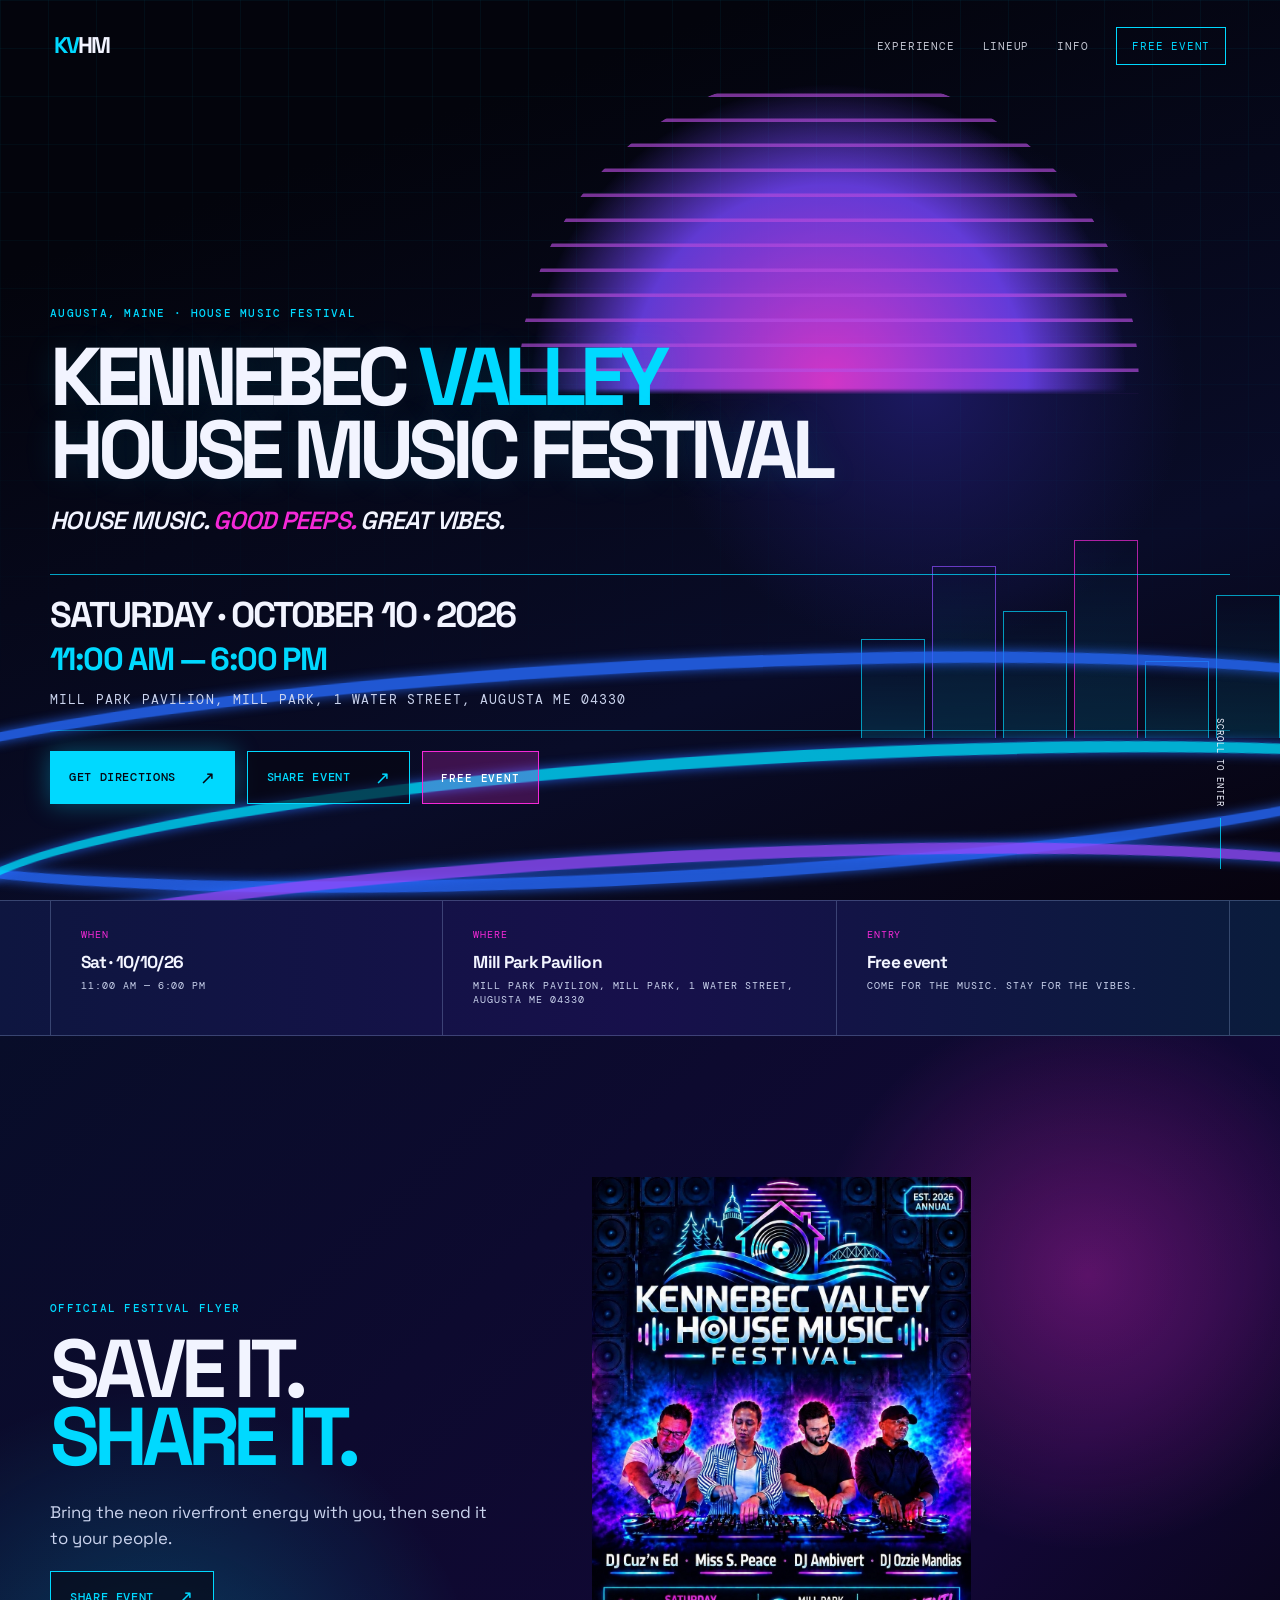
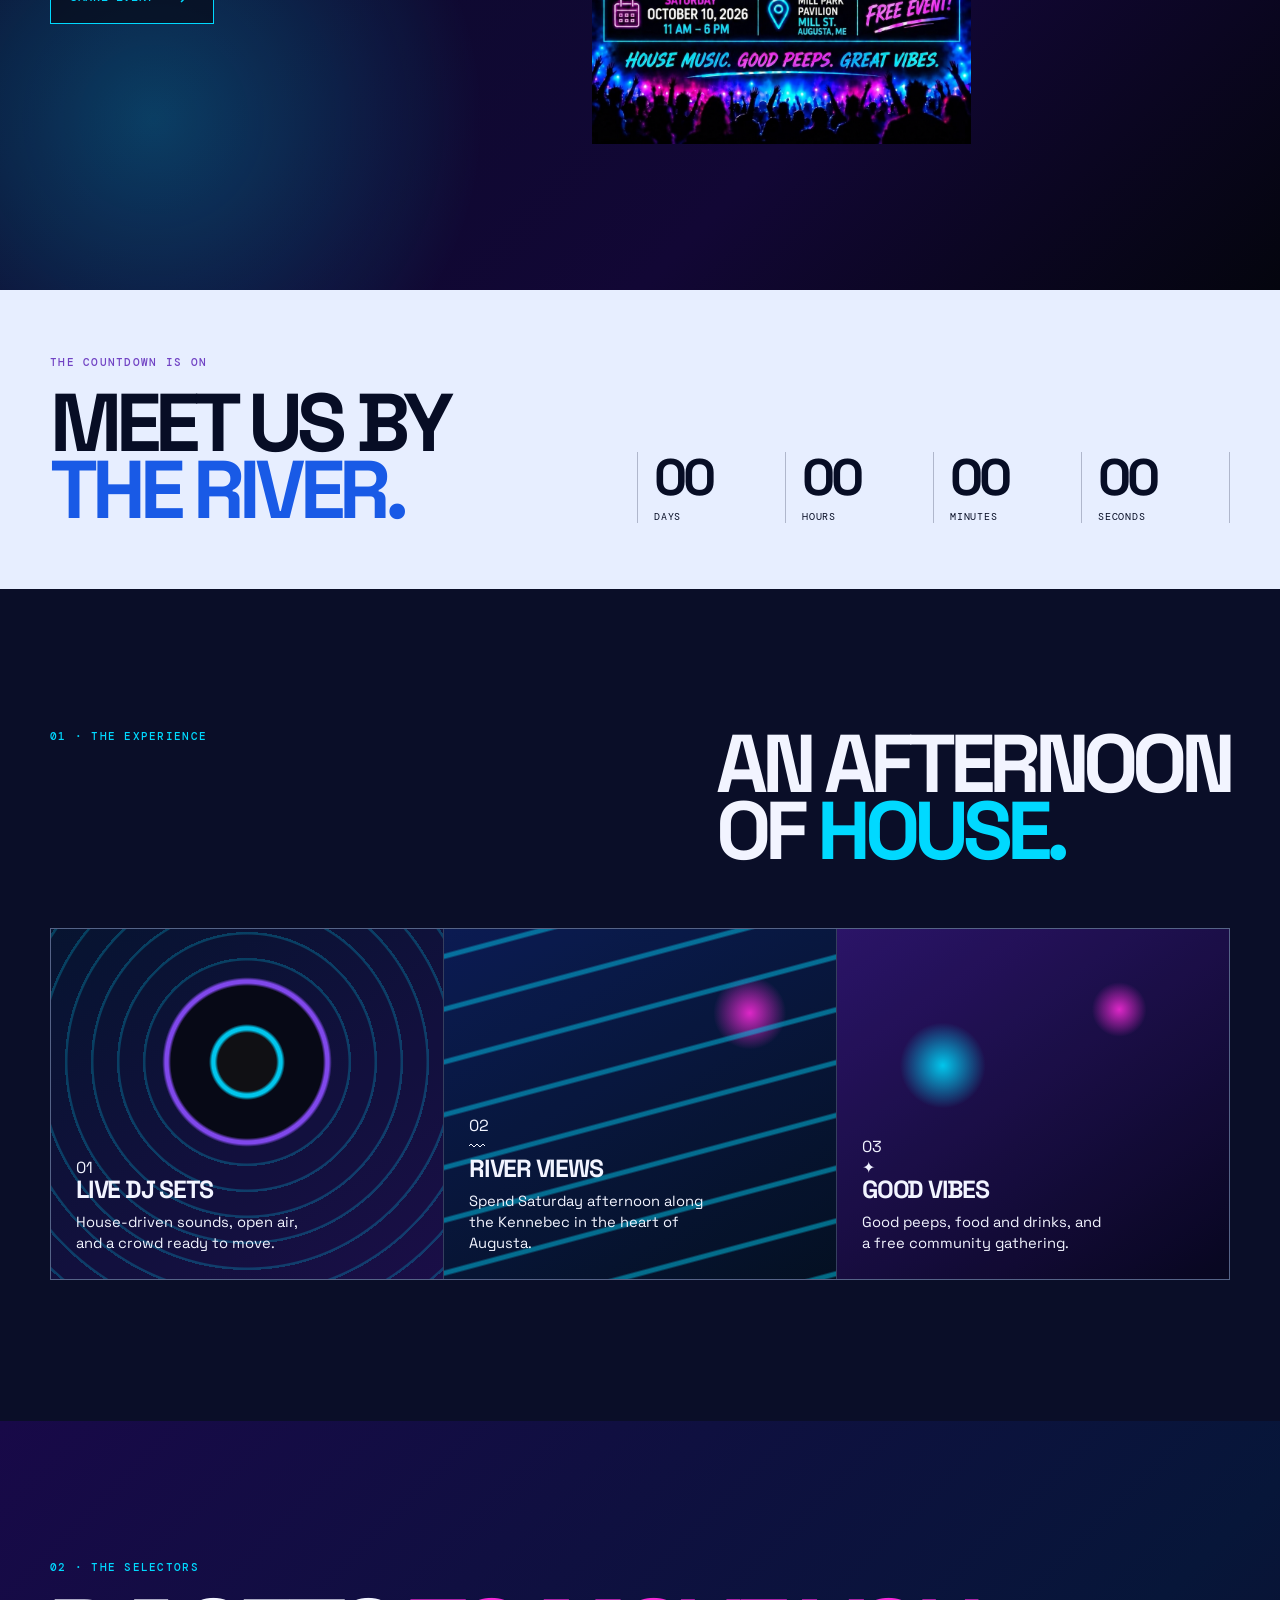
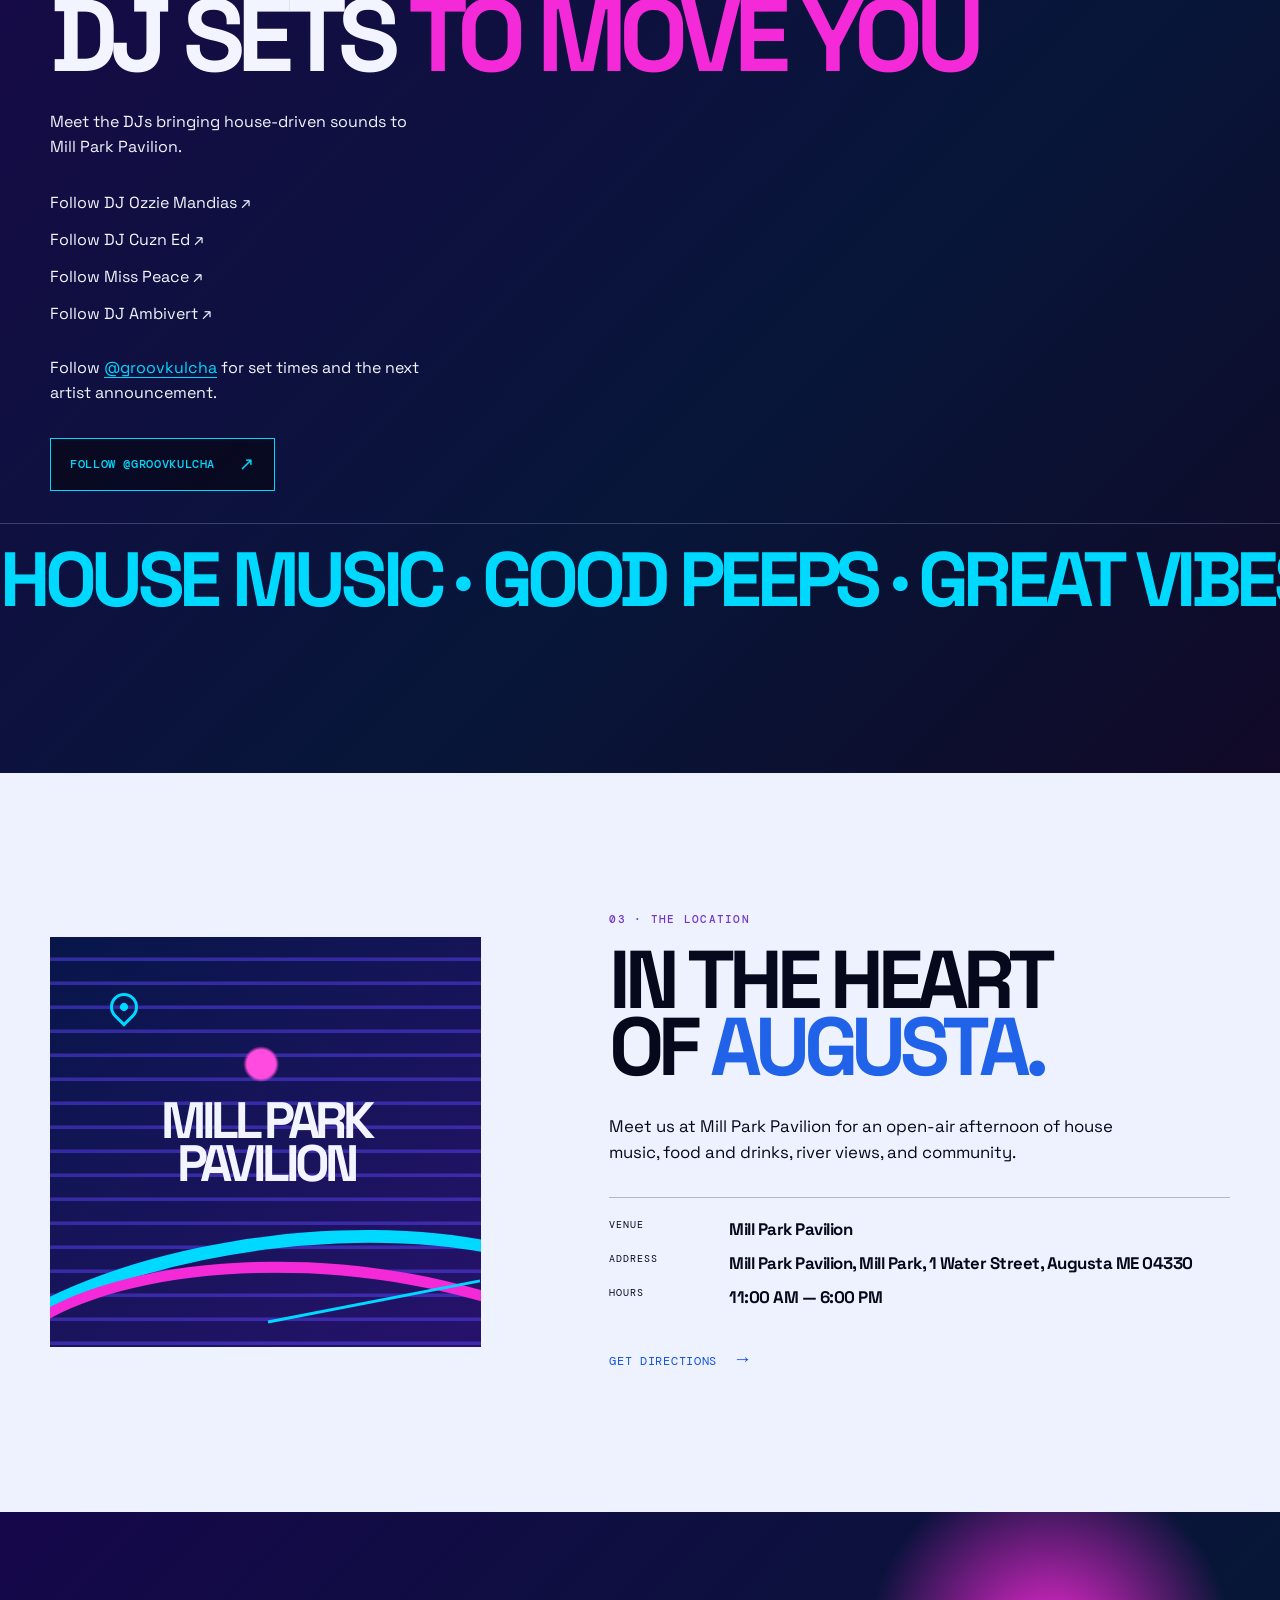
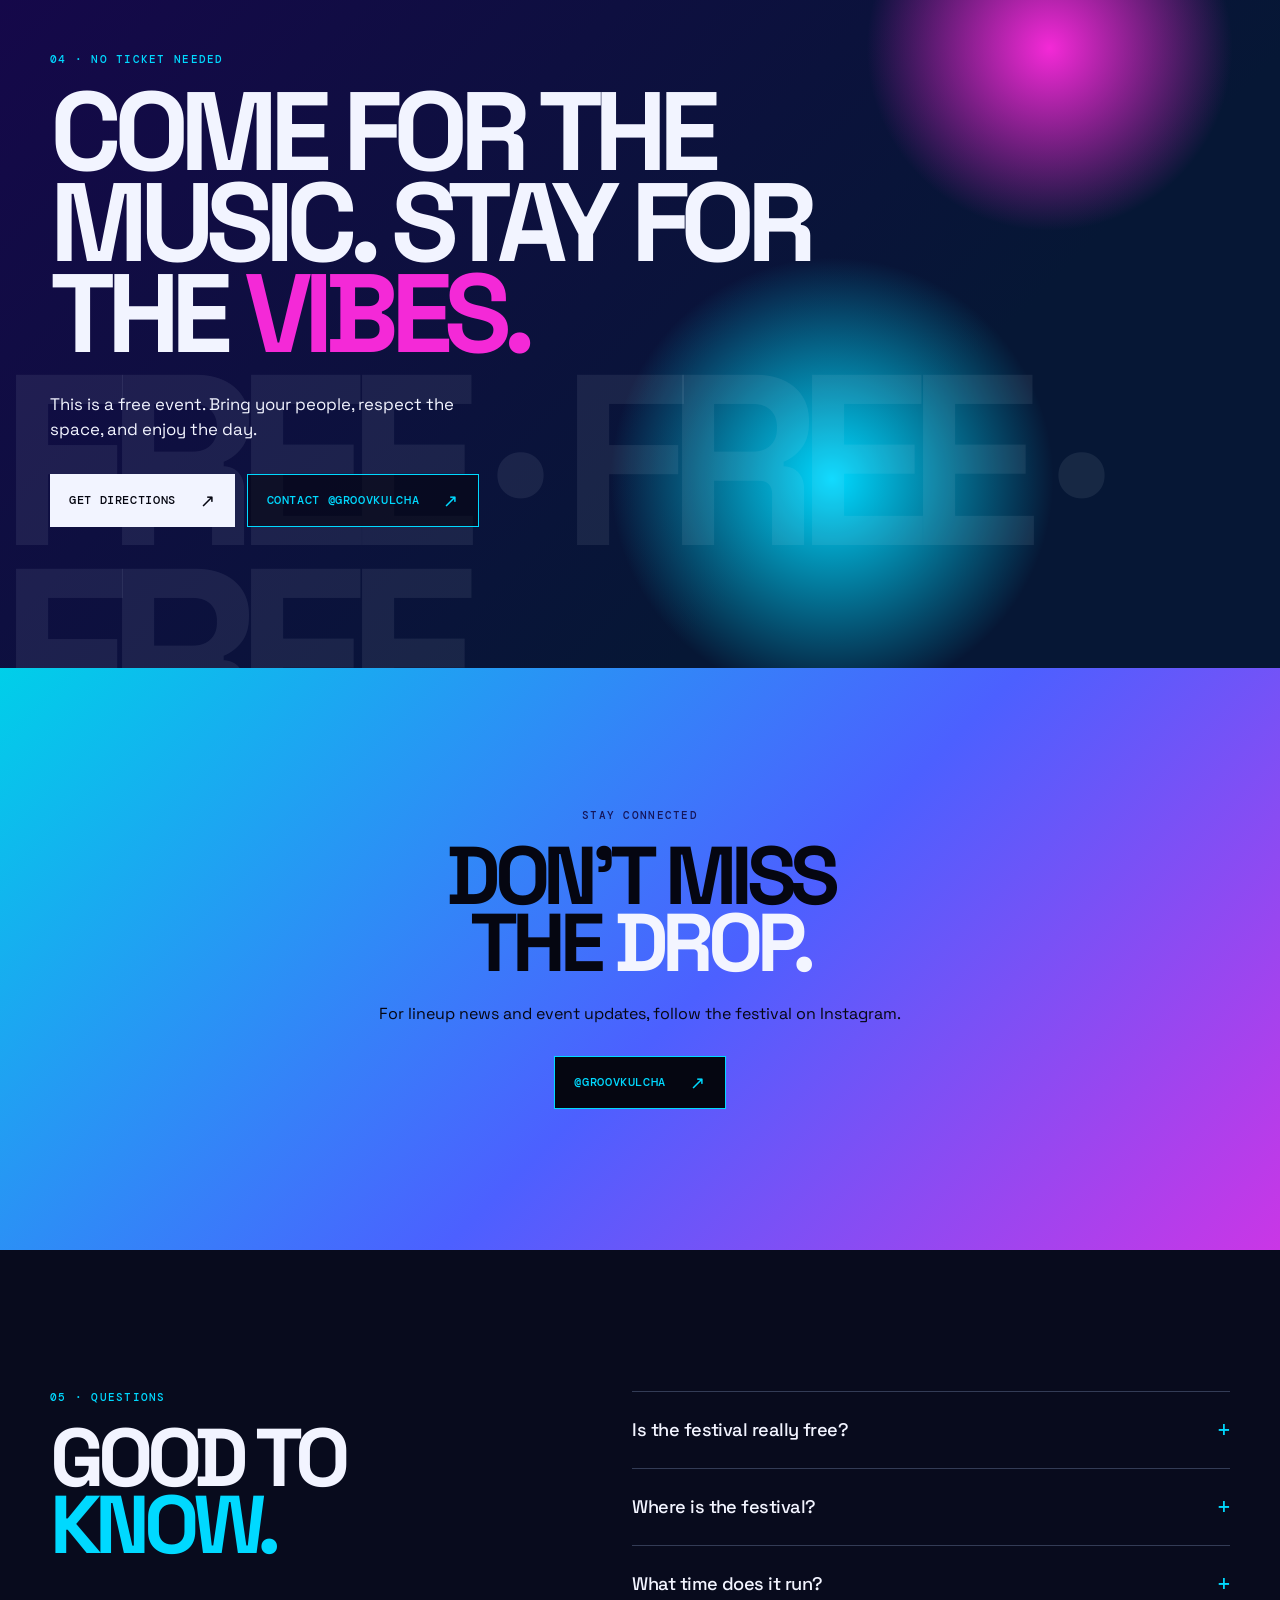
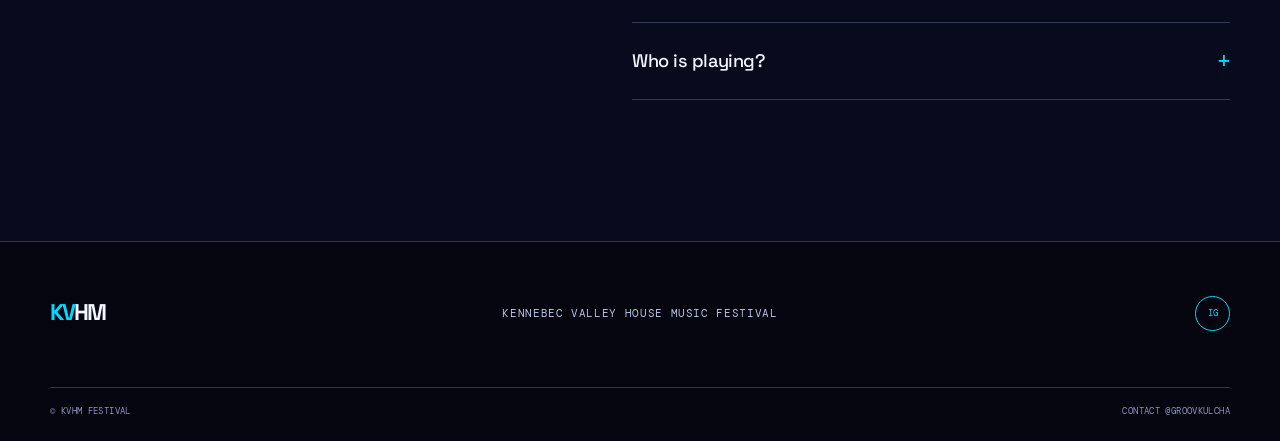
<file: index.html>
<!doctype html>
<html lang="en">
  <head>
    <meta charset="UTF-8" />
    <meta name="viewport" content="width=device-width, initial-scale=1.0" />
    <meta name="description" content="Kennebec Valley House Music Festival — a free house music gathering at Mill Park Pavilion, Mill Park, 1 Water Street, Augusta ME 04330 on Saturday, October 10, 2026, from 11 AM to 6 PM." />
    <meta name="theme-color" content="#050611" />
    <title>Kennebec Valley House Music Festival — October 10, 2026</title>
    <link rel="preconnect" href="https://fonts.googleapis.com" />
    <link rel="preconnect" href="https://fonts.gstatic.com" crossorigin />
    <link href="https://fonts.googleapis.com/css2?family=DM+Mono:wght@400;500&family=Space+Grotesk:wght@400;500;600;700&display=swap" rel="stylesheet" />
    <link rel="stylesheet" href="styles.css" />
    <style>
      .flyer-image img {
        width: min(60.84vw, 378.56px);
      }

      @media (max-width: 760px) {
        .flyer-image img {
          width: min(81.12vw, 297.44px);
        }
      }
    </style>
    <script src="script.js" defer></script>
  </head>
  <body>
    <a class="skip-link" href="#main">Skip to content</a>
    <header class="site-header">
      <a class="brand" href="#top" aria-label="Kennebec Valley House Music Festival home"><span>KV</span>HM</a>
      <button class="nav-toggle" type="button" aria-label="Open navigation" aria-expanded="false"><span></span><span></span></button>
      <nav class="site-nav" aria-label="Primary navigation"><a href="#experience">Experience</a><a href="#lineup">Lineup</a><a href="#info">Info</a><a class="nav-ticket" href="#rsvp">Free event</a></nav>
    </header>
    <main id="main">
      <section class="hero" id="top">
        <div class="hero-grid" aria-hidden="true"></div><div class="sunset" aria-hidden="true"></div><div class="cityline" aria-hidden="true"><span></span><span></span><span></span><span></span><span></span><span></span></div><div class="waves" aria-hidden="true"><i></i><i></i><i></i></div>
        <div class="hero-content container"><p class="eyebrow">Augusta, Maine · House music festival</p><h1><span>KENNEBEC <em>VALLEY</em></span><span>HOUSE MUSIC FESTIVAL</span></h1><p class="hero-subtitle">House music. <span>Good peeps.</span> Great vibes.</p><div class="hero-event-info" aria-label="Festival date time and location"><p class="event-date">SATURDAY · OCTOBER 10 · 2026</p><p class="event-time">11:00 AM — 6:00 PM</p><p class="event-venue">Mill Park Pavilion, Mill Park, 1 Water Street, Augusta ME 04330</p></div><div class="hero-actions"><a class="button button-primary directions-link" href="https://www.google.com/maps/dir/?api=1&destination=Mill+Park+Pavilion%2C+Mill+Park%2C+1+Water+Street%2C+Augusta+ME+04330" target="_blank" rel="noopener noreferrer">Get directions <span aria-hidden="true">↗</span></a><button class="button button-share" id="share-event" type="button">Share event <span aria-hidden="true">↗</span></button><span class="free-badge">Free event</span></div><p class="share-status" id="share-status" aria-live="polite"></p></div><div class="scroll-cue" aria-hidden="true"><span>SCROLL TO ENTER</span><i></i></div>
      </section>
      <section class="event-strip" aria-label="Festival at a glance"><div class="container strip-grid"><div><span>When</span><strong>Sat · 10/10/26</strong><small>11:00 AM — 6:00 PM</small></div><div><span>Where</span><strong>Mill Park Pavilion</strong><small>Mill Park Pavilion, Mill Park, 1 Water Street, Augusta ME 04330</small></div><div><span>Entry</span><strong>Free event</strong><small>Come for the music. Stay for the vibes.</small></div></div></section>
      <section class="flyer-section section" aria-labelledby="flyer-heading"><div class="container flyer-layout"><div class="flyer-copy"><p class="eyebrow">Official festival flyer</p><h2 id="flyer-heading">SAVE IT.<br /><em>SHARE IT.</em></h2><p>Bring the neon riverfront energy with you, then send it to your people.</p><div class="flyer-actions"><button class="button button-share" id="share-flyer" type="button">Share event <span aria-hidden="true">↗</span></button></div></div><div class="flyer-image"><img src="newkvhf flyer.png" alt="Official flyer for Kennebec Valley House Music Festival: Saturday, October 10, 2026, 11 AM to 6 PM, Mill Park Pavilion, Mill Park, 1 Water Street, Augusta ME 04330. Free event. Featuring DJ Cuz'n Ed, Miss S. Peace, DJ Ambivert, and DJ Ozzie Mandias." /></div></div></section>
      <section class="countdown-section" aria-labelledby="countdown-heading"><div class="container countdown-layout"><div><p class="eyebrow">The countdown is on</p><h2 id="countdown-heading">Meet us by<br /><em>the river.</em></h2></div><div class="countdown" aria-label="Countdown to Kennebec Valley House Music Festival"><div><strong id="days">00</strong><span>Days</span></div><div><strong id="hours">00</strong><span>Hours</span></div><div><strong id="minutes">00</strong><span>Minutes</span></div><div><strong id="seconds">00</strong><span>Seconds</span></div></div></div></section>
      <section class="experience section" id="experience"><div class="container"><div class="section-heading"><p class="eyebrow">01 · The experience</p><h2>An afternoon<br />of <em>house.</em></h2></div><div class="experience-grid"><article class="feature-card feature-djs"><span class="card-number">01</span><div class="icon-disc" aria-hidden="true"></div><h3>Live DJ sets</h3><p>House-driven sounds, open air, and a crowd ready to move.</p></article><article class="feature-card feature-river"><span class="card-number">02</span><div class="icon-wave" aria-hidden="true">〰</div><h3>River views</h3><p>Spend Saturday afternoon along the Kennebec in the heart of Augusta.</p></article><article class="feature-card feature-vibes"><span class="card-number">03</span><div class="icon-spark" aria-hidden="true">✦</div><h3>Good vibes</h3><p>Good peeps, food and drinks, and a free community gathering.</p></article></div></div></section>
      <section class="lineup section" id="lineup"><div class="container lineup-content"><p class="eyebrow">02 · The selectors</p><h2>DJ SETS<em> TO MOVE YOU</em></h2><p class="intro">Meet the DJs bringing house-driven sounds to Mill Park Pavilion.</p><div class="dj-lineup" aria-label="Featured DJ lineup"><p><a class="instagram-link" href="https://www.instagram.com/djozziemandias" target="_blank" rel="noopener noreferrer">Follow DJ Ozzie Mandias ↗</a></p><p><a class="instagram-link" href="https://www.instagram.com/djcuzned/" target="_blank" rel="noopener noreferrer">Follow DJ Cuzn Ed ↗</a></p><p><a class="instagram-link" href="https://www.instagram.com/miss.s._peace" target="_blank" rel="noopener noreferrer">Follow Miss Peace ↗</a></p><p><a class="instagram-link" href="https://www.instagram.com/djambivert" target="_blank" rel="noopener noreferrer">Follow DJ Ambivert ↗</a></p></div><p class="intro">Follow <a class="instagram-link" href="https://www.instagram.com/groovkulcha/" target="_blank" rel="noopener noreferrer">@groovkulcha</a> for set times and the next artist announcement.</p><a class="button button-outline instagram-link" href="https://www.instagram.com/groovkulcha/" target="_blank" rel="noopener noreferrer">Follow @groovkulcha <span aria-hidden="true">↗</span></a></div><div class="lineup-marquee" aria-label="House music good peeps great vibes"><div>HOUSE MUSIC · GOOD PEEPS · GREAT VIBES · KENNEBEC VALLEY · HOUSE MUSIC · GOOD PEEPS · GREAT VIBES · KENNEBEC VALLEY ·</div></div></section>
      <section class="location section" id="info"><div class="container location-grid"><div class="location-art" aria-hidden="true"><div class="map-pin"></div><div class="map-river"></div><span>MILL PARK<br />PAVILION</span></div><div class="location-copy"><p class="eyebrow">03 · The location</p><h2>IN THE HEART<br />OF <em>AUGUSTA.</em></h2><p>Meet us at Mill Park Pavilion for an open-air afternoon of house music, food and drinks, river views, and community.</p><div class="address"><span>Venue</span><strong>Mill Park Pavilion</strong><span>Address</span><strong>Mill Park Pavilion, Mill Park, 1 Water Street, Augusta ME 04330</strong><span>Hours</span><strong>11:00 AM — 6:00 PM</strong></div><a class="text-link directions-link" href="https://www.google.com/maps/dir/?api=1&destination=Mill+Park+Pavilion%2C+Mill+Park%2C+1+Water+Street%2C+Augusta+ME+04330" target="_blank" rel="noopener noreferrer">Get directions <span aria-hidden="true">→</span></a></div></div></section>
      <section class="free-event section" id="rsvp"><div class="container free-inner"><p class="eyebrow">04 · No ticket needed</p><h2>COME FOR THE<br />MUSIC. STAY FOR<br />THE <em>VIBES.</em></h2><p>This is a free event. Bring your people, respect the space, and enjoy the day.</p><div class="free-actions"><a class="button button-light directions-link" href="https://www.google.com/maps/dir/?api=1&destination=Mill+Park+Pavilion%2C+Mill+Park%2C+1+Water+Street%2C+Augusta+ME+04330" target="_blank" rel="noopener noreferrer">Get directions <span aria-hidden="true">↗</span></a><a class="button button-outline instagram-link" href="https://www.instagram.com/groovkulcha/" target="_blank" rel="noopener noreferrer">Contact @groovkulcha <span aria-hidden="true">↗</span></a></div></div></section>
      <section class="updates section" id="updates"><div class="container updates-inner"><p class="eyebrow">Stay connected</p><h2>DON’T MISS<br />THE <em>DROP.</em></h2><p>For lineup news and event updates, follow the festival on Instagram.</p><a class="button button-dark instagram-link" href="https://www.instagram.com/groovkulcha/" target="_blank" rel="noopener noreferrer">@groovkulcha <span aria-hidden="true">↗</span></a></div></section>
      <section class="faq section" aria-labelledby="faq-heading"><div class="container faq-grid"><div><p class="eyebrow">05 · Questions</p><h2 id="faq-heading">GOOD TO<br /><em>KNOW.</em></h2></div><div class="faq-list"><details><summary>Is the festival really free?<span aria-hidden="true">+</span></summary><p>Yes. Kennebec Valley House Music Festival is a free event.</p></details><details><summary>Where is the festival?<span aria-hidden="true">+</span></summary><p>Mill Park Pavilion, Mill Park, 1 Water Street, Augusta ME 04330.</p></details><details><summary>What time does it run?<span aria-hidden="true">+</span></summary><p>The event runs from 11:00 AM to 6:00 PM on Saturday, October 10, 2026.</p></details><details><summary>Who is playing?<span aria-hidden="true">+</span></summary><p>DJ Ozzie Mandias, DJ Cuzn Ed, Miss Peace, and DJ Ambivert are confirmed. Follow @groovkulcha for updates.</p></details></div></div></section>
    </main>
    <footer class="site-footer"><div class="container footer-top"><a class="brand" href="#top"><span>KV</span>HM</a><p>Kennebec Valley House Music Festival</p><div class="socials" aria-label="Social media links"><a class="instagram-link" href="https://www.instagram.com/groovkulcha/" target="_blank" rel="noopener noreferrer" aria-label="Follow Groov Kulcha on Instagram">IG</a></div></div><div class="container footer-bottom"><span>© <span id="year"></span> KVHM Festival</span><a class="instagram-link" href="https://www.instagram.com/groovkulcha/" target="_blank" rel="noopener noreferrer">Contact @groovkulcha</a></div></footer>
  </body>
</html>
</file>
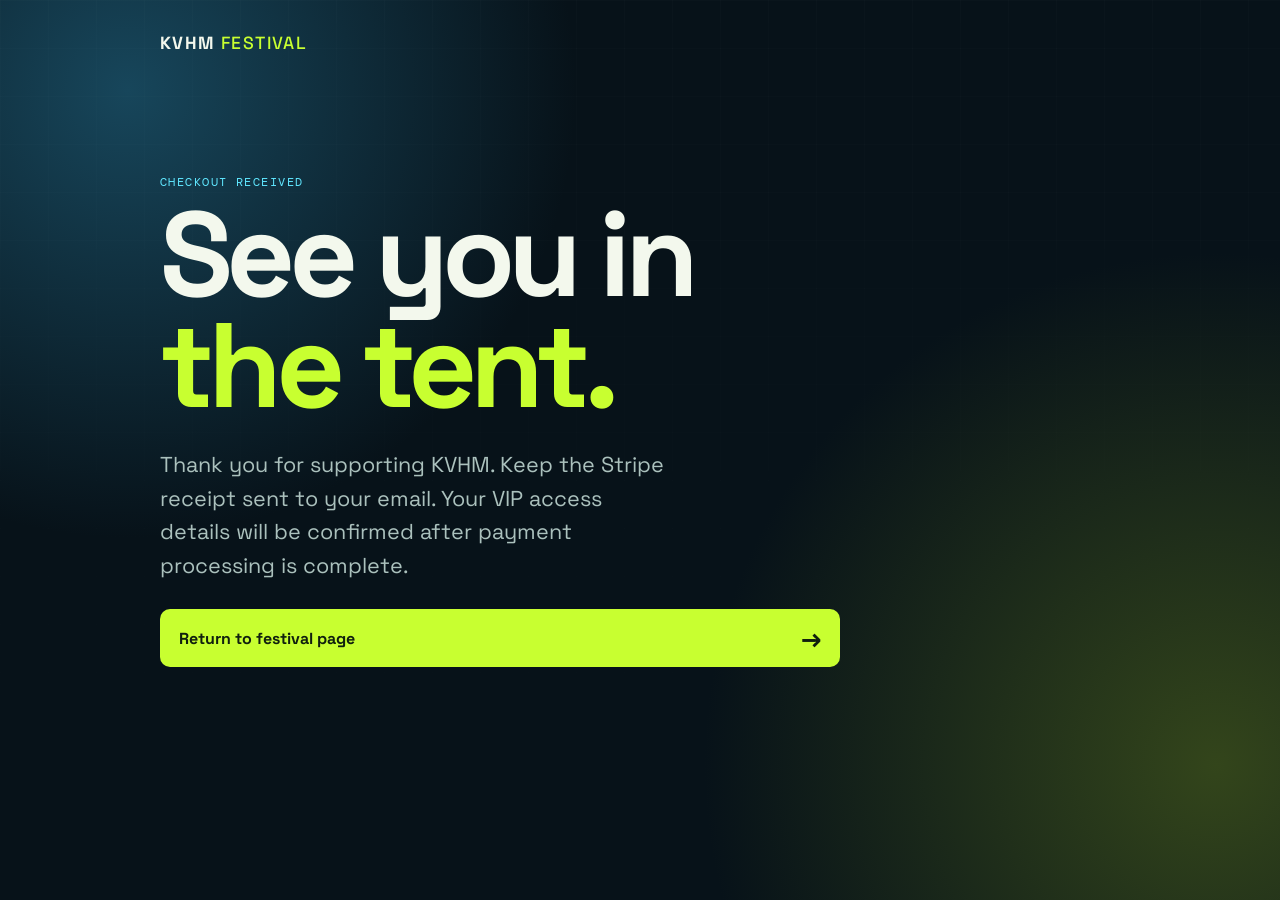
<file: vip-success.html>
<!doctype html>
<html lang="en">
<head>
  <meta charset="utf-8">
  <meta name="viewport" content="width=device-width, initial-scale=1">
  <title>VIP Checkout Complete | KVHM Festival</title>
  <link rel="preconnect" href="https://fonts.googleapis.com">
  <link rel="preconnect" href="https://fonts.gstatic.com" crossorigin>
  <link href="https://fonts.googleapis.com/css2?family=DM+Mono:wght@400;500&family=Space+Grotesk:wght@400;500;600;700&display=swap" rel="stylesheet">
  <link rel="stylesheet" href="vip.css">
</head>
<body>
  <main class="shell">
    <a class="brand" href="index.html">KVHM <span>Festival</span></a>
    <section class="hero">
      <p class="eyebrow">Checkout received</p>
      <h1>See you in<br><em>the tent.</em></h1>
      <p class="lede">Thank you for supporting KVHM. Keep the Stripe receipt sent to your email. Your VIP access details will be confirmed after payment processing is complete.</p>
      <a class="checkout-button" href="index.html">Return to festival page <span aria-hidden="true">→</span></a>
    </section>
  </main>
</body>
</html>
</file>
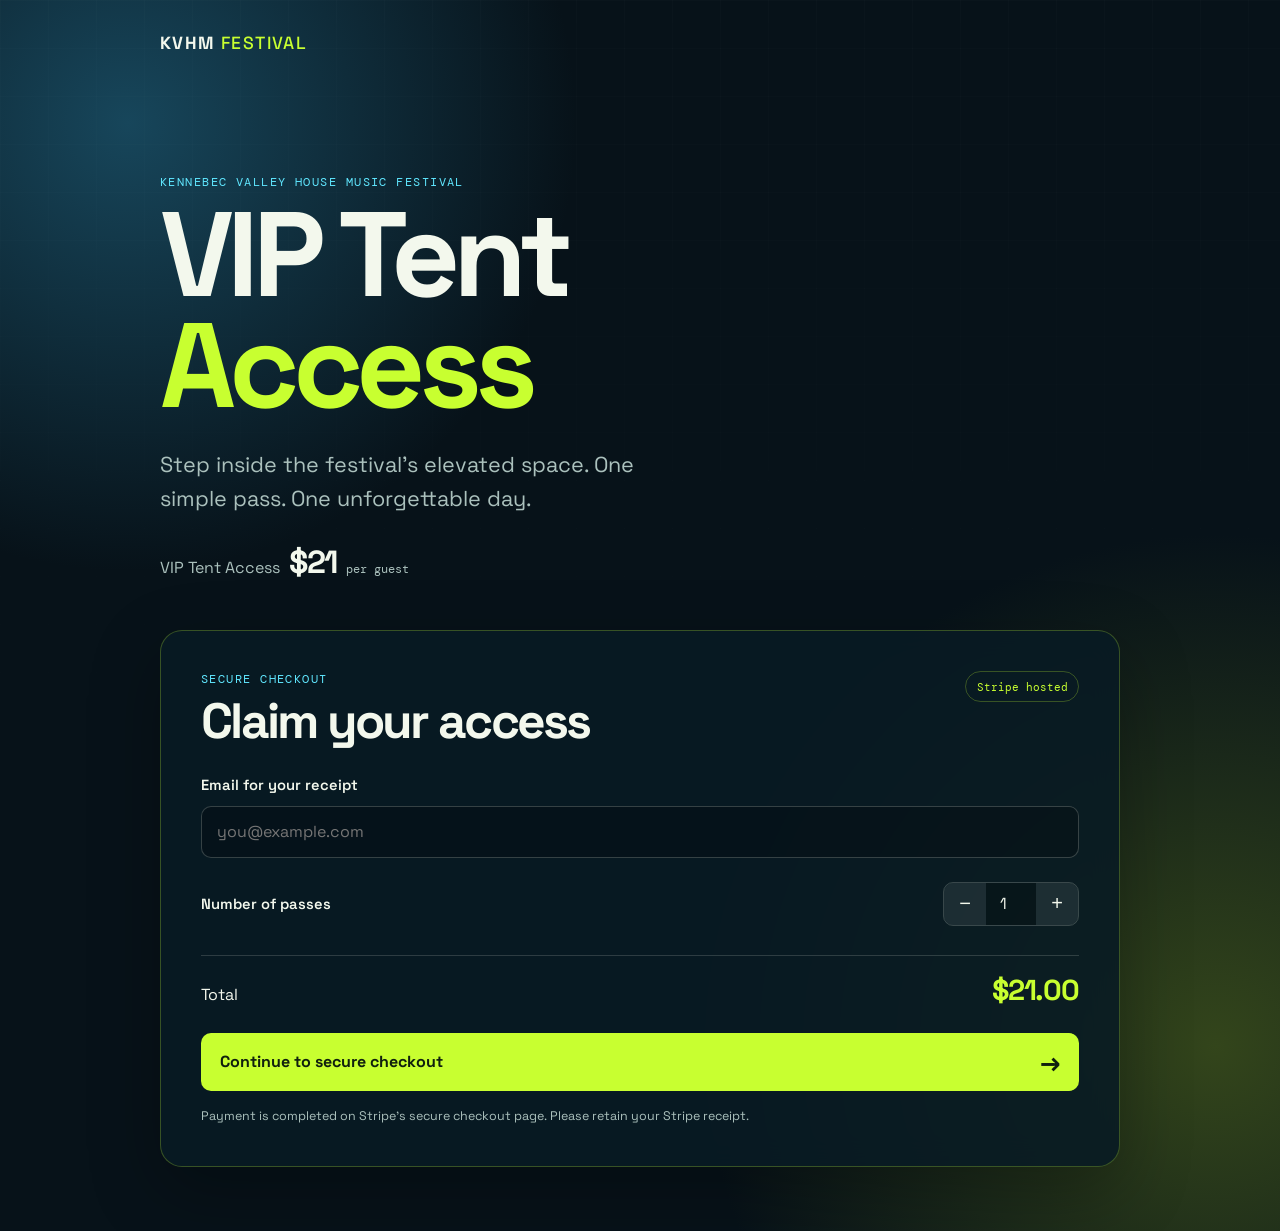
<file: vip.html>
<!doctype html>
<html lang="en">
<head>
  <meta charset="utf-8">
  <meta name="viewport" content="width=device-width, initial-scale=1">
  <meta name="description" content="Reserve KVHM VIP Tent Access for $21.">
  <title>KVHM VIP Tent Access</title>
  <link rel="preconnect" href="https://fonts.googleapis.com">
  <link rel="preconnect" href="https://fonts.gstatic.com" crossorigin>
  <link href="https://fonts.googleapis.com/css2?family=DM+Mono:wght@400;500&family=Space+Grotesk:wght@400;500;600;700&display=swap" rel="stylesheet">
  <link rel="stylesheet" href="vip.css">
</head>
<body>
  <main class="shell">
    <a class="brand" href="index.html" aria-label="Return to the KVHM Festival home page">KVHM <span>Festival</span></a>
    <section class="hero" aria-labelledby="vip-title">
      <p class="eyebrow">Kennebec Valley House Music Festival</p>
      <h1 id="vip-title">VIP Tent<br><em>Access</em></h1>
      <p class="lede">Step inside the festival’s elevated space. One simple pass. One unforgettable day.</p>
      <div class="value-row" aria-label="VIP Tent Access price">
        <span>VIP Tent Access</span><strong>$21</strong><span class="each">per guest</span>
      </div>
    </section>

    <section class="checkout-card" aria-labelledby="checkout-title">
      <div class="card-heading">
        <div>
          <p class="eyebrow">Secure checkout</p>
          <h2 id="checkout-title">Claim your access</h2>
        </div>
        <span class="secure">Stripe hosted</span>
      </div>
      <form id="vip-checkout-form" novalidate>
        <label for="email">Email for your receipt</label>
        <input id="email" name="email" type="email" autocomplete="email" inputmode="email" placeholder="you@example.com" required>

        <div class="quantity-line">
          <label for="quantity">Number of passes</label>
          <div class="quantity-control">
            <button type="button" class="quantity-button" data-change="-1" aria-label="Decrease number of passes">−</button>
            <input id="quantity" name="quantity" type="number" min="1" max="10" value="1" inputmode="numeric">
            <button type="button" class="quantity-button" data-change="1" aria-label="Increase number of passes">+</button>
          </div>
        </div>

        <div class="total" aria-live="polite">
          <span>Total</span><strong id="total">$21.00</strong>
        </div>
        <p id="checkout-message" class="message" role="alert" hidden></p>
        <button id="checkout-button" class="checkout-button" type="submit">Continue to secure checkout <span aria-hidden="true">→</span></button>
      </form>
      <p class="fine-print">Payment is completed on Stripe’s secure checkout page. Please retain your Stripe receipt.</p>
    </section>
    <p id="cancelled-message" class="cancelled" hidden>Your checkout was cancelled. Your VIP Tent Access is still available.</p>
  </main>
  <script src="vip.js" defer></script>
</body>
</html>
</file>
<file: styles.css>
:root{--ink:#050611;--midnight:#0b1030;--panel:#0e1640;--paper:#f2f4ff;--cyan:#00d9ff;--blue:#276bff;--violet:#8d4dff;--magenta:#f429d7;--silver:#cbd4ee;--line:rgba(178,207,255,.25);--mono:"DM Mono",monospace;--sans:"Space Grotesk",sans-serif}*{box-sizing:border-box}html{scroll-behavior:smooth}body{margin:0;background:var(--ink);color:var(--paper);font-family:var(--sans);overflow-x:hidden}a{color:inherit;text-decoration:none}button,input{font:inherit}.container{width:min(1180px,calc(100% - 48px));margin:0 auto}.skip-link{position:absolute;left:-9999px;top:1rem;background:var(--cyan);color:var(--ink);padding:.8rem 1rem;z-index:30}.skip-link:focus{left:1rem}.sr-only{position:absolute;width:1px;height:1px;padding:0;margin:-1px;overflow:hidden;clip:rect(0,0,0,0);white-space:nowrap;border:0}.site-header{position:absolute;top:0;z-index:10;display:flex;width:100%;align-items:center;justify-content:space-between;padding:27px 4.2vw}.brand{font-size:1.42rem;font-weight:700;letter-spacing:-.09em;line-height:1}.brand span{color:var(--cyan)}.site-nav{display:flex;align-items:center;gap:28px;font-family:var(--mono);font-size:.7rem;letter-spacing:.07em;text-transform:uppercase}.site-nav>a:not(.nav-ticket){opacity:.8;transition:opacity .2s ease}.site-nav>a:not(.nav-ticket):hover{opacity:1;color:var(--cyan)}.nav-ticket{border:1px solid var(--cyan);color:var(--cyan);padding:11px 15px;transition:background .2s ease,color .2s ease}.nav-ticket:hover{background:var(--cyan);color:var(--ink)}.nav-toggle{display:none;border:0;padding:6px;background:transparent;color:var(--paper);cursor:pointer}.nav-toggle span{display:block;width:26px;height:1px;margin:6px 0;background:currentColor}.hero{position:relative;display:grid;min-height:100svh;align-items:end;isolation:isolate;overflow:hidden;background:radial-gradient(circle at 72% 43%,#1c1961 0,transparent 25%),linear-gradient(160deg,#03040c 20%,#090c28 70%,#07030f)}.hero-grid{position:absolute;inset:0;z-index:-2;opacity:.2;background-image:linear-gradient(rgba(0,217,255,.25) 1px,transparent 1px),linear-gradient(90deg,rgba(0,217,255,.25) 1px,transparent 1px);background-size:48px 48px;mask-image:linear-gradient(to bottom,#000,transparent 80%)}.sunset{position:absolute;z-index:-1;top:8%;right:11%;width:min(55vw,620px);aspect-ratio:1;border-radius:50%;background:repeating-linear-gradient(to bottom,transparent 0 21px,rgba(212,87,255,.65) 22px 25px),radial-gradient(ellipse at center,#f33cdd 0,#7143f4 45%,transparent 68%);opacity:.85;mask-image:linear-gradient(to bottom,#000 0 51%,transparent 52%)}.cityline{position:absolute;right:0;bottom:18%;z-index:-1;display:flex;height:22%;align-items:end;gap:7px;opacity:.7}.cityline span{display:block;width:clamp(24px,5vw,72px);border:1px solid var(--cyan);border-bottom:0;background:linear-gradient(to top,rgba(0,217,255,.2),transparent)}.cityline span:nth-child(1){height:50%}.cityline span:nth-child(2){height:87%;border-color:var(--violet)}.cityline span:nth-child(3){height:64%}.cityline span:nth-child(4){height:100%;border-color:var(--magenta)}.cityline span:nth-child(5){height:39%}.cityline span:nth-child(6){height:72%}.waves{position:absolute;z-index:-1;bottom:-12vw;left:-5%;width:112%;height:35vw;transform:rotate(-3deg);overflow:hidden}.waves i{position:absolute;display:block;width:120%;height:50%;border:clamp(5px,1vw,13px) solid var(--cyan);border-radius:50%;filter:drop-shadow(0 0 6px var(--blue));opacity:.8}.waves i:nth-child(1){top:12%;left:-10%;border-color:var(--blue)}.waves i:nth-child(2){top:34%;left:1%;border-color:var(--cyan)}.waves i:nth-child(3){top:55%;left:-9%;border-color:var(--violet)}.hero-content{padding:clamp(8rem,14vh,11rem) 0 8vh}.eyebrow{margin:0 0 1.25rem;color:var(--cyan);font-family:var(--mono);font-size:.66rem;font-weight:500;letter-spacing:.12em;text-transform:uppercase}h1,h2,h3,p{margin-top:0}h1,h2{font-weight:700;letter-spacing:-.075em;line-height:.82;text-transform:uppercase}h1{margin:0;font-size:clamp(2.6rem,6.4vw,6.8rem);line-height:.9;max-width:1000px;text-shadow:0 0 32px rgba(0,217,255,.13)}h1 em,h2 em{color:var(--cyan);font-style:normal}h1>span{display:block;white-space:nowrap}.hero-subtitle{margin:1.1rem 0 0;font-size:clamp(1rem,2vw,1.55rem);font-style:italic;font-weight:600;letter-spacing:-.03em;text-transform:uppercase}.hero-subtitle span{color:var(--magenta)}.hero-event-info{margin-top:clamp(1.5rem,3vw,2.4rem);padding:clamp(1rem,2vw,1.4rem) 0;border-top:1px solid rgba(0,217,255,.75);border-bottom:1px solid rgba(0,217,255,.42);text-transform:uppercase}.event-date,.event-time,.event-venue{margin-bottom:0}.event-date{font-size:clamp(1.3rem,2.8vw,2.65rem);font-weight:700;letter-spacing:-.055em;line-height:1}.event-time{margin-top:.35rem;color:var(--cyan);font-size:clamp(1.25rem,2.5vw,2.35rem);font-weight:700;letter-spacing:-.05em}.event-venue{margin-top:.75rem;color:var(--silver);font-family:var(--mono);font-size:clamp(.64rem,1vw,.8rem);letter-spacing:.09em}.event-venue span{color:var(--magenta)}.hero-actions,.free-actions,.flyer-actions{display:flex;align-items:center;flex-wrap:wrap;gap:12px;margin-top:1.25rem}.button{display:inline-flex;align-items:center;justify-content:center;gap:24px;min-height:53px;padding:0 19px;border:0;font-family:var(--mono);font-size:.72rem;font-weight:500;letter-spacing:.055em;text-transform:uppercase;transition:transform .2s ease,background .2s ease,color .2s ease;cursor:pointer}.button:hover{transform:translateY(-3px)}.button span{font-size:1.1rem}.button-primary{background:var(--cyan);color:var(--ink);box-shadow:0 0 24px rgba(0,217,255,.35)}.button-light{background:var(--paper);color:var(--ink)}.button-dark{background:var(--ink);color:var(--cyan);border:1px solid var(--cyan)}.button-outline,.button-share{border:1px solid var(--cyan);background:rgba(5,6,17,.62);color:var(--cyan)}.button-outline:hover,.button-dark:hover,.button-share:hover{background:var(--cyan);color:var(--ink)}.free-badge{display:inline-flex;align-items:center;min-height:53px;padding:0 18px;border:1px solid var(--magenta);color:#fff;font-family:var(--mono);font-size:.69rem;font-weight:500;letter-spacing:.08em;text-transform:uppercase;background:rgba(244,41,215,.22)}.share-status{min-height:1.2em;margin:.7rem 0 0;color:var(--cyan);font-family:var(--mono);font-size:.66rem;letter-spacing:.04em}.scroll-cue{position:absolute;bottom:31px;right:4.2vw;display:flex;align-items:center;gap:11px;font-family:var(--mono);font-size:.57rem;letter-spacing:.1em;writing-mode:vertical-rl}.scroll-cue i{display:block;width:1px;height:51px;background:var(--cyan);opacity:.8}.event-strip{position:relative;background:linear-gradient(90deg,#0e1640,#17104b,#0a1c3c);border-block:1px solid var(--line)}.strip-grid{display:grid;grid-template-columns:repeat(3,1fr)}.strip-grid div{min-height:130px;padding:27px 30px;border-right:1px solid var(--line)}.strip-grid div:first-child{border-left:1px solid var(--line)}.strip-grid span,.strip-grid small{display:block;font-family:var(--mono);font-size:.6rem;letter-spacing:.1em;text-transform:uppercase}.strip-grid span{color:var(--magenta)}.strip-grid strong{display:block;margin:10px 0 6px;font-size:1.08rem;letter-spacing:-.04em}.strip-grid small{color:var(--silver);line-height:1.5}.section{padding:clamp(5.5rem,11vw,10rem) 0}.flyer-section{background:radial-gradient(circle at 85% 28%,rgba(244,41,215,.32),transparent 22%),radial-gradient(circle at 12% 80%,rgba(0,217,255,.25),transparent 25%),linear-gradient(135deg,#080d29,#120735 70%,#04050e)}.flyer-layout{display:grid;grid-template-columns:.83fr 1.17fr;align-items:center;gap:clamp(2.5rem,7vw,8rem)}.flyer-copy>p:not(.eyebrow){max-width:32rem;margin:1.8rem 0 0;color:var(--silver);font-size:1.05rem;line-height:1.55}.flyer-card{position:relative;display:block;width:min(36vw,224px);margin-inline:auto;padding:0;overflow:hidden;cursor:zoom-in;border:1px solid rgba(0,217,255,.55);background:#050611;box-shadow:0 0 0 8px rgba(141,77,255,.12),0 24px 70px rgba(0,0,0,.55)}.flyer-card img{display:block;width:100%;height:auto}.flyer-zoom{position:absolute;right:12px;bottom:12px;padding:9px 11px;border:1px solid #00d9ff;background:rgba(5,6,17,.88);color:#00d9ff;font-family:var(--mono);font-size:.61rem;letter-spacing:.06em;text-transform:uppercase}.flyer-modal{width:min(100% - 32px,790px);max-height:calc(100dvh - 32px);padding:0;border:1px solid #00d9ff;background:#060817;box-shadow:0 0 50px rgba(0,217,255,.2)}.flyer-modal::backdrop{background:rgba(0,0,0,.83);backdrop-filter:blur(5px)}.flyer-modal-inner{position:relative;max-height:calc(100dvh - 32px);padding:1rem;overflow:auto}.flyer-modal img{display:block;width:100%;height:auto}.modal-close{position:absolute;top:11px;right:11px;display:grid;width:38px;height:38px;place-items:center;border:1px solid #00d9ff;border-radius:50%;background:#050611;color:#00d9ff;font-size:1.6rem;cursor:pointer}.countdown-section{background:#e7eeff;color:#070d25;padding:4.1rem 0}.countdown-section .eyebrow{color:#7143c4}.countdown-section h2 em{color:#195ae6}.countdown-layout{display:grid;grid-template-columns:1fr 1.1fr;align-items:end;gap:3rem}h2{margin-bottom:0;font-size:clamp(2.7rem,6.4vw,6.6rem)}.countdown{display:grid;grid-template-columns:repeat(4,1fr);border-left:1px solid rgba(10,20,50,.25)}.countdown div{padding-left:16px;border-right:1px solid rgba(10,20,50,.25)}.countdown strong{display:block;font-size:clamp(2.1rem,4vw,4.5rem);letter-spacing:-.08em;line-height:1}.countdown span{display:block;margin-top:.45rem;font-family:var(--mono);font-size:.6rem;letter-spacing:.08em;text-transform:uppercase}.section-heading{display:flex;align-items:end;justify-content:space-between;gap:2rem;margin-bottom:4rem}.section-heading .eyebrow{align-self:start}.experience{background:#0a0e28}.experience-grid{display:grid;grid-template-columns:repeat(3,1fr);gap:1px;background:var(--line);border:1px solid var(--line)}.feature-card{position:relative;min-height:350px;overflow:hidden;padding:25px;display:flex;flex-direction:column;justify-content:end;background:#121a3e}.feature-card:before{content:"";position:absolute;inset:0;z-index:0;opacity:.9;transition:transform .5s ease}.feature-card:hover:before{transform:scale(1.08)}.feature-card>*{position:relative;z-index:1}.feature-djs:before{background:radial-gradient(circle at 50% 38%,#101010 0 10%,var(--cyan) 11% 12%,#060812 13% 26%,var(--violet) 27% 28%,transparent 29%),repeating-radial-gradient(circle at 50% 38%,transparent 0 23px,rgba(0,217,255,.25) 24px 26px),linear-gradient(145deg,#06142f,#1b0d48)}.feature-river:before{background:repeating-linear-gradient(165deg,transparent 0 23px,rgba(0,217,255,.5) 25px 28px,transparent 30px 51px),radial-gradient(circle at 78% 24%,#f429d7,transparent 9%),linear-gradient(150deg,#0b1c55,#031020)}.feature-vibes:before{background:radial-gradient(circle at 72% 23%,#f429d7,transparent 7%),radial-gradient(circle at 27% 39%,#00d9ff,transparent 12%),linear-gradient(145deg,#2e146d,#07051d)}.feature-card h3{margin-bottom:.65rem;max-width:240px;font-size:1.55rem;letter-spacing:-.05em;line-height:.95;text-transform:uppercase}.feature-card p{max-width:245px;margin-bottom:0;font-size:.92rem;line-height:1.42}.lineup{overflow:hidden;background:linear-gradient(135deg,#180948,#071639 60%,#110927)}.lineup-content{padding-bottom:2rem}.lineup h2{font-size:clamp(3.2rem,8vw,8rem)}.lineup h2 em{color:var(--magenta)}.intro{width:min(370px,100%);margin:2rem 0;font-size:1rem;line-height:1.55}.intro a{color:var(--cyan);text-decoration:underline;text-underline-offset:4px}.lineup-marquee{overflow:hidden;border-top:1px solid var(--line);padding:21px 0 18px;white-space:nowrap;color:var(--cyan);font-size:clamp(2.4rem,6vw,6.5rem);font-weight:700;letter-spacing:-.07em;line-height:.9}.lineup-marquee div{display:inline-block;animation:marquee 27s linear infinite}@keyframes marquee{to{transform:translateX(-50%)}}.location{background:#eef2ff;color:#06091b}.location .eyebrow{color:#7138cb}.location h2 em{color:#2163e8}.location-grid{display:grid;grid-template-columns:.82fr 1.18fr;align-items:center;gap:clamp(3rem,10vw,10rem)}.location-art{position:relative;display:grid;min-height:410px;place-items:center;overflow:hidden;background:radial-gradient(circle at 49% 31%,#ff4bdf 0 4%,transparent 5%),repeating-linear-gradient(to bottom,transparent 0 20px,rgba(84,61,230,.55) 21px 24px),linear-gradient(145deg,#071649,#27126b);color:var(--paper)}.location-art:before{content:"";position:absolute;bottom:-47%;left:-28%;width:160%;height:68%;border:13px solid var(--cyan);border-radius:50%;transform:rotate(-7deg)}.location-art:after{content:"";position:absolute;bottom:-60%;left:-18%;width:160%;height:75%;border:11px solid var(--magenta);border-radius:50%;transform:rotate(5deg)}.location-art span{z-index:1;font-size:clamp(2rem,4vw,3.8rem);font-weight:700;letter-spacing:-.09em;line-height:.84;text-align:center;text-transform:uppercase}.map-pin{position:absolute;z-index:2;top:56px;left:60px;width:28px;height:28px;border:3px solid var(--cyan);border-radius:50% 50% 50% 0;transform:rotate(-45deg)}.map-pin:after{content:"";position:absolute;top:7px;left:7px;width:8px;height:8px;border-radius:50%;background:var(--cyan)}.map-river{position:absolute;z-index:2;right:0;bottom:44px;width:50%;border-top:3px solid var(--cyan);transform:rotate(-11deg)}.location-copy>p:not(.eyebrow){max-width:540px;margin:2rem 0;font-size:1.05rem;line-height:1.55}.address{display:grid;grid-template-columns:100px 1fr;gap:12px 20px;padding-top:20px;border-top:1px solid rgba(5,6,17,.25)}.address span{font-family:var(--mono);font-size:.62rem;letter-spacing:.1em;text-transform:uppercase}.address strong{font-size:1.05rem;letter-spacing:-.03em}.text-link{display:inline-block;margin-top:2.4rem;color:#1154e2;font-family:var(--mono);font-size:.72rem;letter-spacing:.06em;text-transform:uppercase}.text-link span{margin-left:12px;font-size:1.2rem}.free-event{position:relative;overflow:hidden;background:radial-gradient(circle at 82% 18%,#f429d7,transparent 15%),radial-gradient(circle at 65% 75%,#00d9ff,transparent 22%),linear-gradient(135deg,#16074b,#061735 70%)}.free-event:before{content:"FREE · FREE · FREE";position:absolute;right:-.1em;bottom:-.35em;color:rgba(234,242,255,.08);font-size:clamp(6rem,19vw,20rem);font-weight:700;letter-spacing:-.1em;line-height:.8}.free-inner{position:relative}.free-event h2{font-size:clamp(3.5rem,8.7vw,8.5rem)}.free-event h2 em{color:var(--magenta)}.free-event p:not(.eyebrow){max-width:440px;margin:2rem 0;font-size:1.05rem;line-height:1.5}.updates{background:linear-gradient(135deg,#00cfe9,#4c60ff 55%,#ca36e6);color:#050611;text-align:center}.updates .eyebrow{color:#15165b}.updates h2 em{color:#f3f5ff}.updates p:not(.eyebrow){margin:1.7rem auto 2rem;font-size:1rem}.faq{background:#080b1d}.faq-grid{display:grid;grid-template-columns:.85fr 1.15fr;gap:clamp(3rem,11vw,12rem)}.faq-list{border-top:1px solid var(--line)}details{border-bottom:1px solid var(--line)}summary{display:flex;align-items:center;justify-content:space-between;gap:1rem;padding:23px 0;list-style:none;cursor:pointer;font-size:1.14rem;font-weight:500;letter-spacing:-.03em}summary::-webkit-details-marker{display:none}summary span{color:var(--cyan);font-family:var(--mono);font-size:1.45rem;font-weight:400;transition:transform .2s ease}details[open] summary span{transform:rotate(45deg)}details p{max-width:590px;margin:-3px 0 22px;color:#c6cdea;font-size:.91rem;line-height:1.55}.site-footer{padding:3.4rem 0 1.5rem;background:#04050e;border-top:1px solid var(--line)}.footer-top{display:grid;grid-template-columns:1fr 1fr 1fr;align-items:center;padding-bottom:3.5rem}.footer-brand{font-size:clamp(2.7rem,5vw,5.2rem)}.footer-top p{margin:0;text-align:center;color:#b8c4e4;font-family:var(--mono);font-size:.67rem;letter-spacing:.06em;text-transform:uppercase}.socials{display:flex;justify-content:end;gap:10px}.socials a{display:grid;width:35px;aspect-ratio:1;place-items:center;border:1px solid var(--cyan);border-radius:50%;color:var(--cyan);font-family:var(--mono);font-size:.58rem;transition:background .2s,color .2s}.socials a:hover{background:var(--cyan);color:var(--ink)}.footer-bottom{display:flex;justify-content:space-between;padding-top:17px;border-top:1px solid var(--line);color:#8996bd;font-family:var(--mono);font-size:.59rem;letter-spacing:.04em;text-transform:uppercase}.footer-bottom a:hover{color:var(--cyan)}@media(max-width:760px){.container{width:min(100% - 32px,1180px)}.site-header{padding:21px 16px}.nav-toggle{display:block;z-index:2}.site-nav{position:absolute;top:0;left:0;display:none;width:100%;min-height:100svh;flex-direction:column;align-items:flex-start;justify-content:center;gap:28px;padding:4rem 16px;background:var(--ink);font-size:1.3rem}.site-nav.open{display:flex}.nav-ticket{margin-top:.7rem}.sunset{top:18%;right:-20%;width:105vw}.cityline{bottom:22%;height:15%}.waves{bottom:-2vw;height:65vw;width:150%;left:-24%}.hero-content{padding:7.3rem 0 6rem}h1{font-size:clamp(2.2rem,10vw,4rem);letter-spacing:-.065em;line-height:.92}.hero-event-info{margin-top:1.7rem}.event-date{font-size:1.45rem;line-height:1.08}.event-time{font-size:1.35rem}.event-venue{line-height:1.55}.hero-actions,.free-actions,.flyer-actions{align-items:stretch;flex-direction:column}.hero-actions .button,.free-actions .button,.flyer-actions .button,.free-badge{width:100%}.scroll-cue{display:none}.strip-grid{grid-template-columns:1fr}.strip-grid div,.strip-grid div:first-child{min-height:0;padding:18px 0;border-left:0;border-right:0;border-bottom:1px solid var(--line)}.strip-grid div:last-child{border-bottom:0}.countdown-layout,.location-grid,.faq-grid,.flyer-layout{grid-template-columns:1fr;gap:2.5rem}.flyer-card{width:min(100%,450px)}.countdown{gap:0}.countdown div{padding-left:9px}.countdown strong{font-size:2rem}.countdown span{font-size:.5rem}.section-heading{display:block}.section-heading .eyebrow{margin-bottom:1.4rem}.experience-grid{grid-template-columns:1fr}.feature-card{min-height:270px}.location-art{min-height:330px}.lineup-marquee{margin-top:4rem}.footer-top{grid-template-columns:1fr;gap:1.5rem;text-align:center}.footer-top p{text-align:center}.socials{justify-content:center}.footer-bottom{align-items:start;flex-direction:column;gap:.8rem}}@media(prefers-reduced-motion:reduce){html{scroll-behavior:auto}*,*:before,*:after{animation-duration:.01ms!important;animation-iteration-count:1!important;transition-duration:.01ms!important}}

@media (max-width: 760px) {
  .flyer-section { padding-block: 4rem; }
  .flyer-card { width: min(48vw, 176px); }
}
@import url("lineup.css");
.share-dialog{width:min(92vw,560px);padding:0;border:1px solid var(--cyan);background:#0e1640;color:var(--paper);box-shadow:0 0 50px rgba(0,217,255,.25)}.share-dialog::backdrop{background:rgba(0,0,0,.78)}.share-dialog-card{position:relative;padding:2.5rem}.share-dialog-close{position:absolute;top:12px;right:12px;width:36px;height:36px;border:1px solid var(--cyan);border-radius:50%;background:var(--ink);color:var(--cyan);font-size:1.4rem;cursor:pointer}.share-dialog h2{margin:0 0 1.5rem;font-size:clamp(2rem,6vw,4rem);color:var(--paper)}.share-dialog-input{width:100%;margin-bottom:12px;padding:14px;border:1px solid var(--line);background:var(--ink);color:var(--paper);font-family:var(--mono);font-size:.72rem}.share-dialog-copy{width:100%}.share-dialog-status{min-height:1.2em;margin:12px 0 0;color:var(--cyan);font-family:var(--mono);font-size:.7rem}
</file>
<file: vip.css>
:root {
  color-scheme: dark;
  --ink: #071219;
  --panel: rgba(9, 27, 36, .88);
  --lime: #c8ff30;
  --sky: #60e7ff;
  --paper: #f3f8ed;
  --muted: #abc1bd;
  --line: rgba(200, 255, 48, .25);
}
* { box-sizing: border-box; }
body {
  margin: 0;
  min-width: 320px;
  min-height: 100vh;
  color: var(--paper);
  background: radial-gradient(circle at 10% 10%, #17465b 0, transparent 28rem), radial-gradient(circle at 95% 85%, #33451b 0, transparent 32rem), var(--ink);
  font-family: "Space Grotesk", sans-serif;
}
body::before { content: ""; position: fixed; inset: 0; pointer-events: none; opacity: .2; background-image: linear-gradient(rgba(255,255,255,.08) 1px, transparent 1px), linear-gradient(90deg, rgba(255,255,255,.08) 1px, transparent 1px); background-size: 48px 48px; mask-image: linear-gradient(to bottom, #000, transparent); }
.shell { width: min(100% - 2rem, 960px); margin: 0 auto; padding: 2rem 0 4rem; }
.brand { color: var(--paper); font-weight: 700; font-size: 1.1rem; text-decoration: none; letter-spacing: .08em; text-transform: uppercase; }
.brand span { color: var(--lime); font-weight: 500; }
.hero { padding: clamp(3.75rem, 11vw, 7.5rem) 0 3rem; max-width: 680px; }
.eyebrow { margin: 0 0 .65rem; color: var(--sky); font-family: "DM Mono", monospace; font-size: .75rem; letter-spacing: .12em; text-transform: uppercase; }
h1, h2 { margin: 0; letter-spacing: -.055em; line-height: .92; }
h1 { font-size: clamp(4rem, 11vw, 7.5rem); font-weight: 700; }
h1 em { color: var(--lime); font-style: normal; }
.lede { max-width: 510px; margin: 1.7rem 0; color: var(--muted); font-size: clamp(1.1rem, 2vw, 1.35rem); line-height: 1.55; }
.value-row { display: flex; flex-wrap: wrap; align-items: baseline; gap: .55rem; color: var(--muted); font-size: 1rem; }
.value-row strong { color: var(--paper); font-size: 2rem; letter-spacing: -.04em; }.each { font-family: "DM Mono", monospace; font-size: .75rem; }
.checkout-card { border: 1px solid var(--line); border-radius: 22px; padding: clamp(1.25rem, 4vw, 2.5rem); background: var(--panel); box-shadow: 0 24px 70px rgba(0,0,0,.28); backdrop-filter: blur(14px); }
.card-heading { display: flex; justify-content: space-between; gap: 1rem; align-items: start; margin-bottom: 2rem; }.card-heading h2 { font-size: clamp(2rem, 5vw, 3.1rem); }.secure { padding: .45rem .65rem; color: var(--lime); border: 1px solid var(--line); border-radius: 999px; font-family: "DM Mono", monospace; font-size: .68rem; white-space: nowrap; }
form { display: grid; gap: .75rem; } label { color: var(--paper); font-size: .92rem; font-weight: 600; } input { width: 100%; min-height: 52px; border: 1px solid rgba(243,248,237,.2); border-radius: 10px; padding: .8rem .95rem; color: var(--paper); background: rgba(0,0,0,.22); font: inherit; } input:focus { border-color: var(--sky); outline: 3px solid rgba(96,231,255,.17); }.quantity-line { display: flex; justify-content: space-between; gap: 1rem; align-items: center; margin-top: .75rem; }.quantity-control { display: grid; grid-template-columns: 42px 50px 42px; overflow: hidden; border: 1px solid rgba(243,248,237,.2); border-radius: 10px; }.quantity-control input { min-height: 42px; border: 0; border-radius: 0; text-align: center; padding: 0; }.quantity-button { border: 0; color: var(--paper); background: rgba(255,255,255,.08); font-size: 1.25rem; cursor: pointer; }.quantity-button:hover { background: rgba(200,255,48,.16); }.total { display: flex; justify-content: space-between; align-items: baseline; margin-top: 1.1rem; padding-top: 1rem; border-top: 1px solid rgba(243,248,237,.16); }.total strong { color: var(--lime); font-size: 1.8rem; letter-spacing: -.04em; }.checkout-button { display: flex; justify-content: space-between; align-items: center; gap: 1rem; min-height: 58px; margin-top: .8rem; border: 0; border-radius: 10px; padding: 0 1.2rem; color: #10200e; background: var(--lime); font: inherit; font-weight: 700; cursor: pointer; text-decoration: none; }.checkout-button:hover { background: #ddff78; }.checkout-button:disabled { cursor: wait; opacity: .64; }.checkout-button span { font-size: 1.6rem; }.message { margin: .3rem 0 0; color: #ffaeae; font-size: .9rem; }.fine-print, .cancelled { margin: 1rem 0 0; color: var(--muted); font-size: .78rem; line-height: 1.5; }.cancelled { padding: .85rem 1rem; border: 1px solid rgba(96,231,255,.3); border-radius: 10px; color: var(--sky); }
@media (max-width: 520px) { .shell { width: min(100% - 1.25rem, 960px); }.hero { padding-top: 4.5rem; }.card-heading { display: block; }.secure { display: inline-block; margin-top: 1rem; }.quantity-line { align-items: end; } }
</file>
